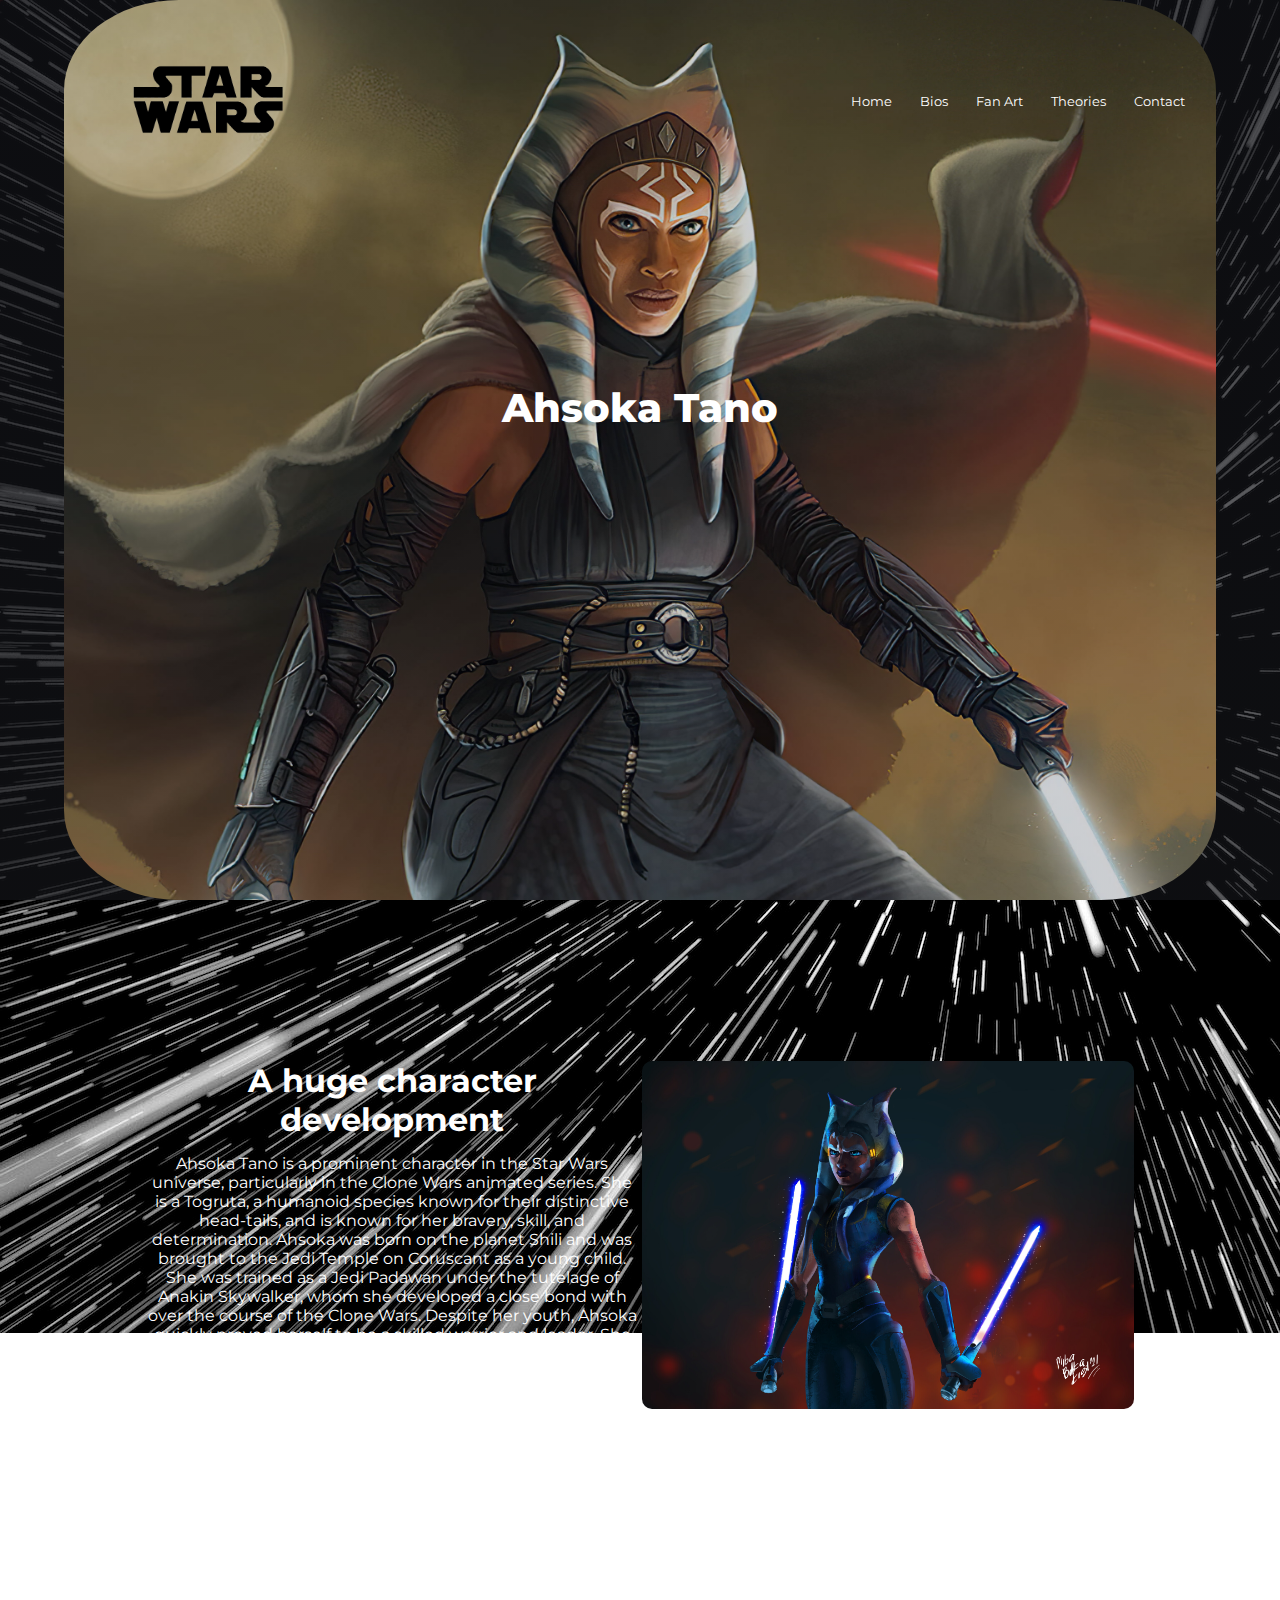
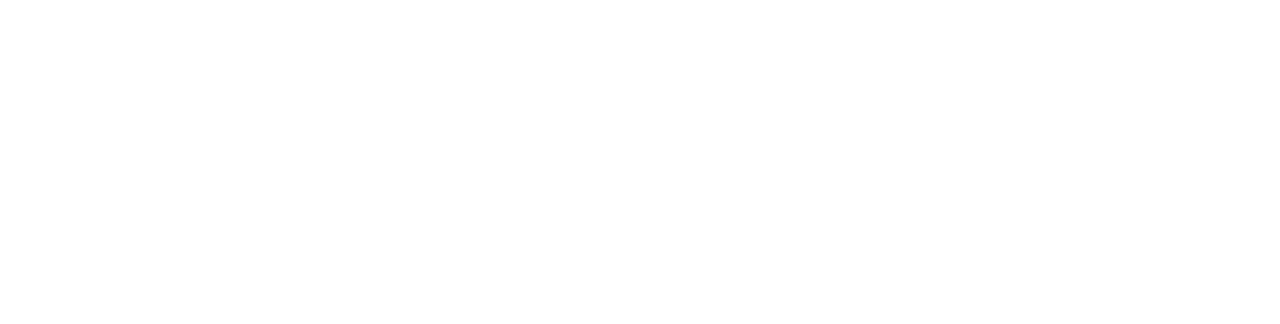
<file: ahsoka.html>
<!DOCTYPE html>
<html lang="en">
<head>
    <meta charset="UTF-8">
    <meta http-equiv="X-UA-Compatible" content="IE=edge">
    <meta name="viewport" content="width=device-width, initial-scale=1.0">
    <title>Ahsoka Tano Bio</title>
    <link rel="stylesheet" href="style.css">
    <link rel="preconnect" href="https://fonts.googleapis.com">
<link rel="preconnect" href="https://fonts.gstatic.com" crossorigin>
<link href="https://fonts.googleapis.com/css2?family=Montserrat:ital,wght@0,300;0,500;1,700&display=swap" rel="stylesheet"> <!--importing text from google-->
<link rel="stylesheet" href="https://cdnjs.cloudflare.com/ajax/libs/font-awesome/4.7.0/css/font-awesome.min.css"> <!--adding the link to icons(open and close menu)-->
</head>
<body>
  <div class="body-character">
  
    <section class="sub-header-ahsoka">
        <nav>
          <a href="index.html"><img id="logo-image" src="images/starwars-logo.png" alt="starwars logo"></a>
          <div class="nav-links" id="navLinks">
              <i class="fa fa-times" onclick="hideMenu()"></i>
              <ul>
                <li><a href="index.html">Home</a></li>
                <li><a href="#clone-wars">Bios</a></li>
                <li><a href="#fan-art">Fan Art</a></li>
                <li><a href="#theory">Theories</a></li>
                <li><a href="#footer">Contact</a></li>
              </ul>
          </div>
          <i class="fa fa-bars" onclick="showMenu()"></i>
        </nav>    
       <h1>Ahsoka Tano</h1>
    </section>

    <section class="character-bio">
      <div class="row">
        <div class="character-col">
          <h1>A huge character development</h1>
          <p>Ahsoka Tano is a prominent character in the Star Wars universe, particularly in the Clone Wars animated series. She is a Togruta, a humanoid species known for their distinctive head-tails, and is known for her bravery, skill, and determination.
Ahsoka was born on the planet Shili and was brought to the Jedi Temple on Coruscant as a young child. She was trained as a Jedi Padawan under the tutelage of Anakin Skywalker, whom she developed a close bond with over the course of the Clone Wars.
Despite her youth, Ahsoka quickly proved herself to be a skilled warrior and leader. She was often sent on dangerous missions and played a key role in many battles throughout the war. Ahsoka was also known for her ingenuity and creativity, often finding unconventional solutions to difficult problems.
Over the course of the Clone Wars, Ahsoka's loyalty to the Jedi was tested numerous times. She witnessed the corruption and bureaucracy of the Republic firsthand, and often struggled with the ethical dilemmas posed by her role as a warrior. Despite this, Ahsoka remained steadfast in her commitment to the Jedi Code and the protection of the innocent.
However, Ahsoka's loyalty was ultimately tested to the breaking point when she was falsely accused of a crime and expelled from the Jedi Order. This betrayal left Ahsoka disillusioned with the Jedi and struggling to find her place in the galaxy.
Ahsoka eventually found a new purpose as a member of the Rebel Alliance. She became a mentor and ally to the young rebel leader, Ezra Bridger, and played a pivotal role in the fight against the Empire. Ahsoka's experiences throughout her life taught her the importance of trust, empathy, and courage in the face of adversity.
Throughout her journey, Ahsoka remained true to her core values and beliefs, even in the face of overwhelming opposition. She is known for her fierce determination, unshakable moral compass, and unwavering commitment to justice. Ahsoka Tano is an inspiration to many, both in the Star Wars universe and in the real world.</p>
        </div>
        <div class="character-col">
          <img src="images/ahsoka-img.jpg" alt="Ahsoka">
        </div>


      </div>


    </section>


    
     

  






    <script> // javascript to open and close menu using the onclick event defined in the fa line
        let navLinks = document.getElementById('navLinks');
        function showMenu(){
          navLinks.style.right = '0';
        }
        function hideMenu(){
          navLinks.style.right = '-200px';
        }
  
  
      </script>
   </div>
</body>
</html>
</file>
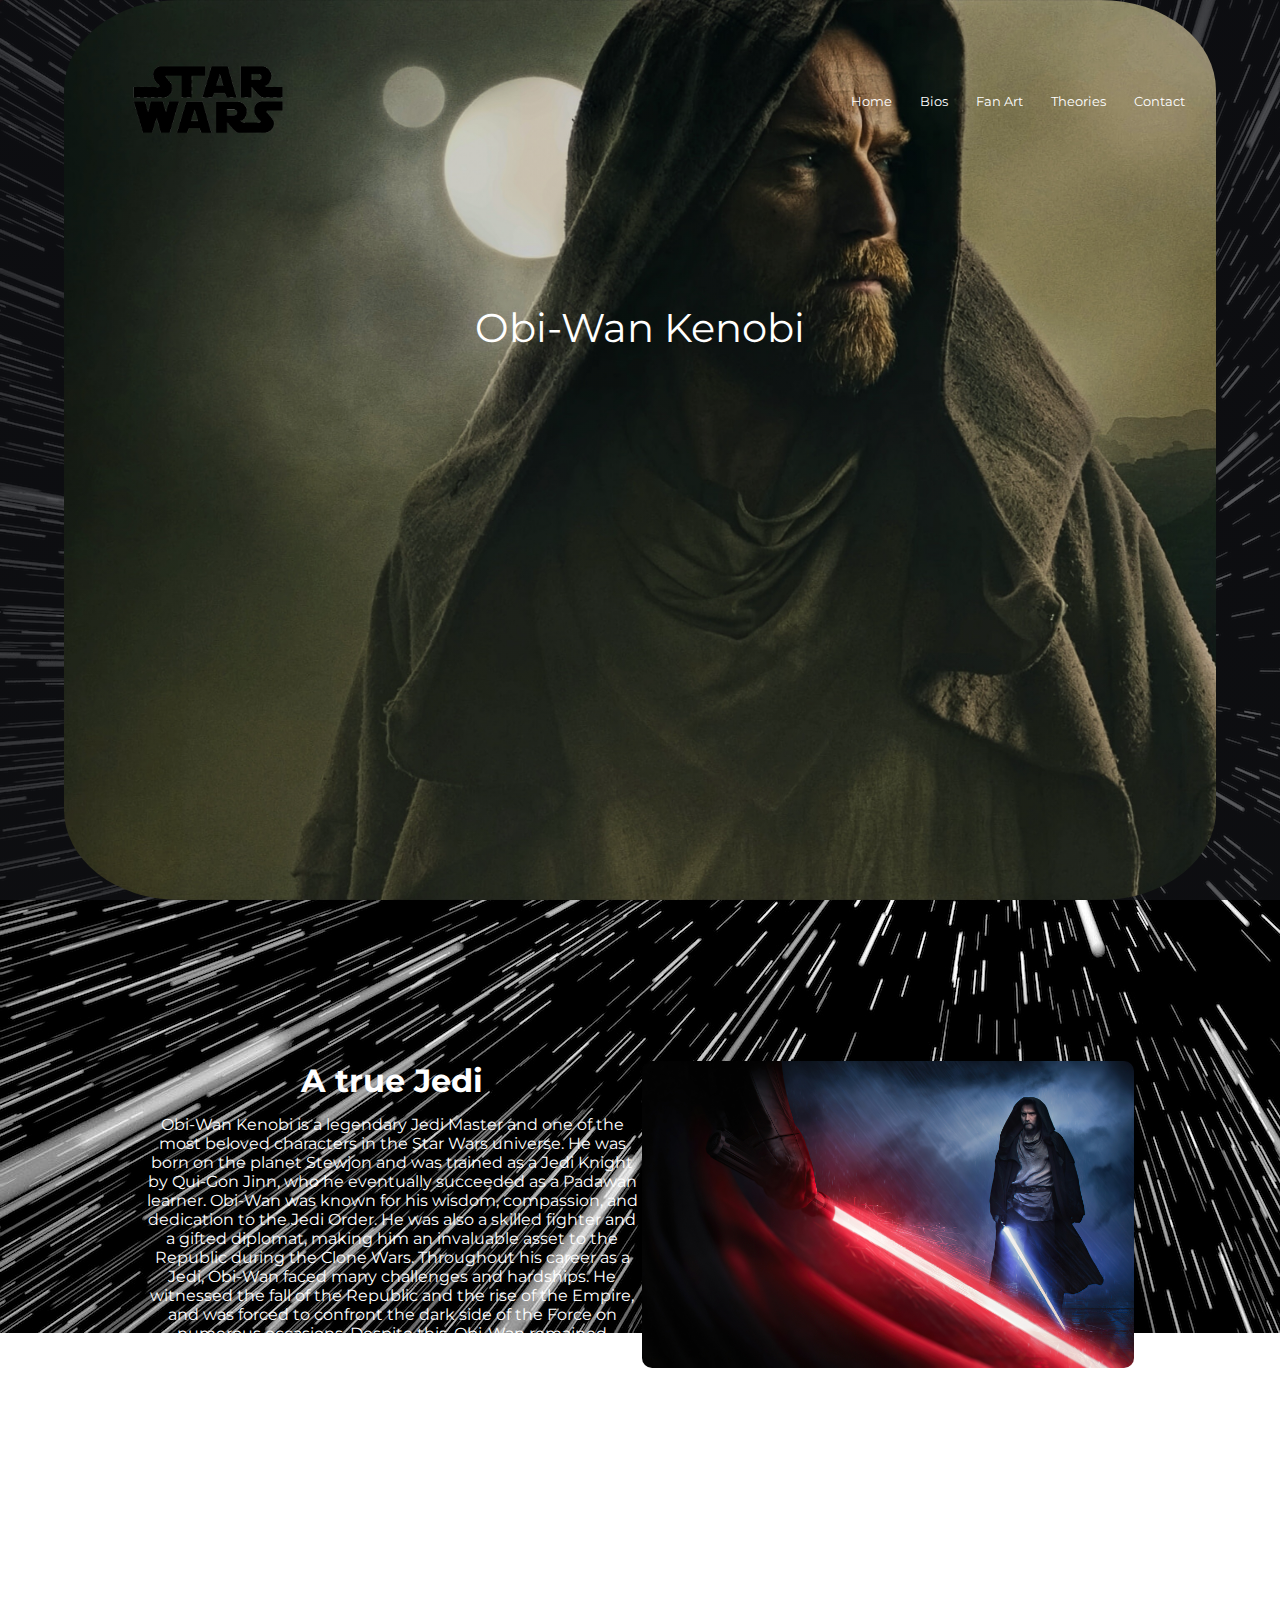
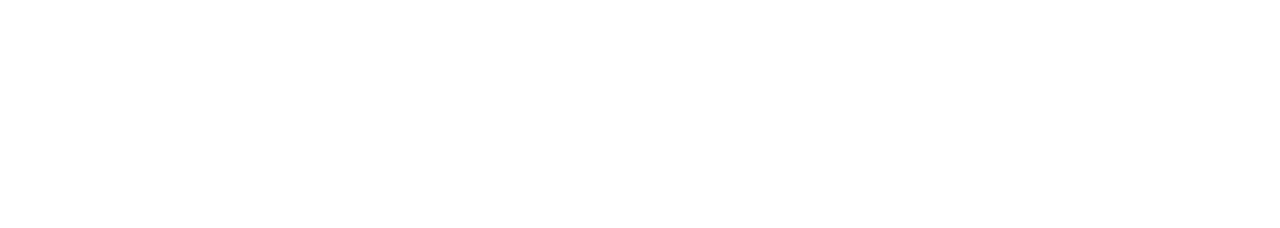
<file: kenobi.html>
<!DOCTYPE html>
<html lang="en">
<head>
    <meta charset="UTF-8">
    <meta http-equiv="X-UA-Compatible" content="IE=edge">
    <meta name="viewport" content="width=device-width, initial-scale=1.0">
    <title>Obi-Wan Kenobi Bio</title>
    <link rel="stylesheet" href="style.css">
    <link rel="preconnect" href="https://fonts.googleapis.com">
<link rel="preconnect" href="https://fonts.gstatic.com" crossorigin>
<link href="https://fonts.googleapis.com/css2?family=Montserrat:ital,wght@0,300;0,500;1,700&display=swap" rel="stylesheet"> <!--importing text from google-->
<link rel="stylesheet" href="https://cdnjs.cloudflare.com/ajax/libs/font-awesome/4.7.0/css/font-awesome.min.css"> <!--adding the link to icons(open and close menu)-->
</head>
<body>
  <div class="body-character">
  
    <section class="sub-header-kenobi">
        <nav>
          <a href="index.html"><img id="logo-image" src="images/starwars-logo.png" alt="starwars logo"></a>
          <div class="nav-links" id="navLinks">
              <i class="fa fa-times" onclick="hideMenu()"></i>
              <ul>
                <li><a href="index.html">Home</a></li>
                <li><a href="#clone-wars">Bios</a></li>
                <li><a href="#fan-art">Fan Art</a></li>
                <li><a href="#theory">Theories</a></li>
                <li><a href="#footer">Contact</a></li>
              </ul>
          </div>
          <i class="fa fa-bars" onclick="showMenu()"></i>
        </nav>    
       <h1>Obi-Wan Kenobi</h1>
    </section>

    <section class="character-bio">
      <div class="row">
        <div class="character-col">
          <h1>A true Jedi</h1>
          <p>Obi-Wan Kenobi is a legendary Jedi Master and one of the most beloved characters in the Star Wars universe. He was born on the planet Stewjon and was trained as a Jedi Knight by Qui-Gon Jinn, who he eventually succeeded as a Padawan learner.
Obi-Wan was known for his wisdom, compassion, and dedication to the Jedi Order. He was also a skilled fighter and a gifted diplomat, making him an invaluable asset to the Republic during the Clone Wars.
Throughout his career as a Jedi, Obi-Wan faced many challenges and hardships. He witnessed the fall of the Republic and the rise of the Empire, and was forced to confront the dark side of the Force on numerous occasions. Despite this, Obi-Wan remained steadfast in his commitment to the Jedi Code and the protection of the innocent.
One of Obi-Wan's most defining moments came when he was tasked with training a young Anakin Skywalker. Although their relationship was at times tumultuous, Obi-Wan remained a steadfast mentor and friend to Anakin throughout his journey to becoming a Jedi Knight.
Obi-Wan's loyalty to the Jedi Order was ultimately tested when he was forced to confront his former apprentice, who had fallen to the dark side and become Darth Vader. This confrontation resulted in one of the most iconic scenes in cinematic history, and ultimately led to Obi-Wan's self-imposed exile on the planet Tatooine.
During his years in exile, Obi-Wan continued to watch over Luke Skywalker, the son of his former friend and apprentice. He played a crucial role in Luke's journey to becoming a Jedi Knight, and sacrificed his life to ensure Luke's survival and the defeat of the Empire.
Throughout his life, Obi-Wan embodied the ideals of the Jedi Order. He was a symbol of hope, courage, and selflessness, and his legacy continues to inspire generations of fans around the world.</p>
        </div>
        <div class="character-col">
          <img src="images/kenobi-img.jpg" alt="Obi-Wan Kenobi">
        </div>


      </div>


    </section>


    
     

  






    <script> // javascript to open and close menu using the onclick event defined in the fa line
        let navLinks = document.getElementById('navLinks');
        function showMenu(){
          navLinks.style.right = '0';
        }
        function hideMenu(){
          navLinks.style.right = '-200px';
        }
  
  
      </script>
   </div>
</body>
</html>
</file>
<file: style.css>
*{
    margin: 0;
    padding: 0;
    font-family: 'Montserrat', sans-serif;
}

.body-home{
    background-image: linear-gradient(rgba(4, 9, 30, 0.7), rgba(4, 9, 30, 0.2)), url(images/background.jpg);
    background-repeat: no-repeat;
    background-attachment: fixed; 
    margin-top: 0px;
    height: 100%;
    z-index: -10;
    min-height: 100%;
}
/**/


.header{
    min-height: 100vh;
    background-image:linear-gradient(rgba(4, 9, 30, 0.7), rgba(4, 9, 30, 0.2)), url(images/background-stromtrooper.png);
    background-position: center;
    background-size: cover;  
    position: relative;
    margin-left: 5%;
    margin-right: 5%;
   
    border-radius: 10%;
}
#logo-image{
    width: 150px;
    
}
nav{
    display: flex;
    padding: 2% 6%;
    justify-content: space-between;
    align-items: center;
}
.nav-links{
    flex: 1;
    text-align: right;
    margin-right: -50px;
}
.nav-links ul li{
    list-style: none;
    display: inline-block;
    padding: 8px 12px;
    position: relative;
}
.nav-links ul li a{
    color: #fff;
    text-decoration: none;
    font-size: 13px;

}
.nav-links ul li::after{
    content: '';
    width: 0%;
    height: 2px;
    background: #f44336;
    display: block;
    margin: auto;
    transition: 0.5s;
}
.nav-links ul li:hover::after{
    width: 100%;
}
.text-box{
    width: 90%;
    color: #fff;
    position: absolute;
    top: 50%;
    left: 50%;
    transform: translate(-50%, -50%);
    text-align: center;
}

.text-box h1{
    font-size: 62px;
}
.text-box p{
    margin: 10px 0 40px;
    font-size: 14px;
    color: #fff;
}
/* changing the link text into a button format  */
.hero-btn{
    display: inline-block;
    text-decoration: none;
    color: #fff;
    border: 1px solid #fff;
    padding: 12px 34px;
    font-size: 13px;
    background: transparent;
    position: relative;
    cursor: pointer;
}
/* this will change the colour of the button when you hover over*/
.hero-btn:hover{
    border: 1px solid #f44336;
    background: #f44336;
    transition: 1s;
}
nav .fa{
    display: none;  /*hiding the menu icons, on both screens. Will show on small screens with code below*/
}
/* changing the format so that it works on a smaller screen*/
@media(max-width: 700px){
    .text-box h1{
        font-size: 20px;
    }
    .nav-links ul li{
        display: block;
    }
    /* below creates a tab that shows on a smaller screen but not on a bigger screen*/
    .nav-links{
        position: absolute;
        background: #f44336;
        border-radius: 2px;
        height: 100vh;
        width: 200px;
        top: 0;
        right: -300px; /*this line means that it is not shown on the screen at first*/
        text-align: left;
        z-index: 2;
        transition: 1s;
    }
    nav .fa{    /*showing menu icons on smaller screen*/
        display: block;
        color: #fff;
        margin: 10px;
        font-size: 22px;
        cursor: pointer;
    }
    .nav-links ul{
        padding: 30px;
    }
}


.row{
    margin-top: 5%;
    display: flex;
    justify-content: center;

}

@media (max-width: 700px) {    /*this allows the row to turn into columns for the different tags on a smaller screen*/
    .row{
        flex-direction: column;
        
    }
}
.clone-wars{
    padding-top: 100px;
    width: 80%;
    margin: auto;
    text-align: center;
    color: #fff;
    font-size: 30px;
    font-weight: 100;

}

/*positioning the clone wars images and designing them when you hover with a mouse*/
.clone-wars-col{
    flex-basis: 32%;
    border-radius: 10px;
    margin-bottom: 30px;
    position: relative;
    overflow: hidden;
    cursor: default;

}
.clone-wars-text{
    display: inline-block;
    text-decoration: none;
    border: 0;
    padding: 12px 34px;
    font-size: 20px;
    background: transparent;
    position: relative;
    overflow: hidden;
    width: 30%;
    border-radius: 10px;
    cursor: default;
   
}
.clone-wars-text:hover{
    background-image: linear-gradient(rgba(43, 19, 19, 0.5),rgba(29, 13, 13, 0.5)), url(images/cl-img.jpg);

}

.clone-wars-col img{
    width: 100%;
    display: flex;
    cursor: pointer;
}
.clone-wars-col h3{
    padding-left: 100px;
    padding-top: 200px;
    padding-right: 100px;
    cursor: pointer;
}

.layer-anakin{
    background: transparent;
    height: 100%;
    width: 100%;
    position: absolute;
    top: 0;
    left: 0;
    transition: 1s;
}
.layer-anakin:hover{
    background: rgba(226, 0, 0, 0.7);
}
.layer-ahsoka{
    background: transparent;
    height: 100%;
    width: 100%;
    position: absolute;
    top: 0;
    left: 0;
    transition: 1s;
}
.layer-ahsoka:hover{
    background: rgba(47, 249, 36, 0.7);
}
.layer-obiwan{
    background: transparent;
    height: 100%;
    width: 100%;
    position: absolute;
    top: 0;
    left: 0;
    transition: 1s;
}
.layer-obiwan:hover{
    background: rgba(46, 103, 248, 0.7);
}
.clone-wars-col h3{
    width: 100%;
    font-weight: 500;
    color: #fff;
    font-size: 22px;
    bottom: 0;
    left: 50%;
    transform: translate(-50%);
    position: absolute;
    opacity: 0;
    transition: 0.5s;
}
.clone-wars-col:hover h3{
    bottom: 49%;
    opacity: 1;
}




/*Anakin page*/
.body-character{
    background-image: linear-gradient(rgba(18, 19, 24, 0.7), rgba(19, 20, 24, 0.7)), url(images/background.jpg);
    background-repeat: no-repeat;
    background-attachment: fixed;
    margin-top: 0px;
}


.sub-header-anakin {
    min-height: 100vh;
    background-image:linear-gradient(rgba(4, 9, 30, 0.2), rgba(4, 9, 30, 0.2)), url(images/anakin-real.jpg);
    background-position: center;
    background-size: cover;  
    position: relative;
    margin-left: 5%;
    margin-right: 5%;
   
    border-radius: 10%;
}
.sub-header-anakin h1{  
    margin-top:  0px;
    font-size: 40px;
    color: white;
    text-align: center;
    padding-top: 50px;
    padding-bottom: 50px;
    margin-top: 50px;
    transition: 1.5s;
    cursor: default;
    font-weight: 300;
}
.sub-header-anakin h1:hover{
    color: red;
}

.character-bio{
    width: 80%;
    margin: auto;
    padding-top: 80px;
    padding-bottom: 50px;
}
.character-col{
    flex-basis: 48%;
    padding: 30px 2px;
}
.character-col img{
    border-radius: 10px;
    border: 0;
    width: 100%;
    margin: auto;
}
.character-col h1{
    padding-top: 0;
    color: white;
    text-align: center;
}
.character-col p{
    padding: 15px 0 25px;
    color: white;
    text-align: center;
    font-weight: 400;
}

.sub-header-ahsoka {
    min-height: 100vh;
    background-image:linear-gradient(rgba(4, 9, 30, 0.2), rgba(4, 9, 30, 0.2)), url(images/ahsoka.real.jpg);
    background-position: center;
    background-size: cover;  
    position: relative;
    margin-left: 5%;
    margin-right: 5%;
    border-radius: 10%;
}
.sub-header-ahsoka h1{  
    margin-top:  0px;
    font-size: 40px;
    color: white;
    text-align: center;
    padding-top: 100px;
    padding-bottom: 50px;
    margin-top: 80px;
    transition: 1.5s;
    cursor: default;
    font-weight: 800;
}
.sub-header-ahsoka h1:hover{
    color: rgba(47, 249, 36, 0.7);
}



.sub-header-kenobi {
    min-height: 100vh;
    background-image:linear-gradient(rgba(4, 9, 30, 0.2), rgba(4, 9, 30, 0.2)), url(images/kenobi-real.jpg);
    background-position: center;
    background-size: cover;  
    position: relative;
    margin-left: 5%;
    margin-right: 5%;
   
    border-radius: 10%;
}
.sub-header-kenobi h1{  
    margin-top:  0px;
    font-size: 40px;
    color: white;
    text-align: center;
    padding-top: 50px;
    padding-bottom: 50px;
    margin-top: 50px;
    transition: 1.5s;
    cursor: default;
    font-weight: 400;
}
.sub-header-kenobi h1:hover{
    color: rgba(46, 103, 248, 0.7);
}

.fan-art {
    margin-top: 80px;
    margin-bottom: 200px;

    background-position: center;
    background-size: cover;  
    position: relative;
    margin-left: 5%;
    margin-right: 5%;
    border-radius: 5%;

}

.fan-art h1{
    display: flex;
    justify-content: center;
    text-align: center;
   padding-top: 50px;
   font-size: 62px;
   color: #fff;
}




/*slider*/
.slider-body{
    max-height: 30vh;
    position: relative;
    margin-left: 5%;
    margin-right: 5%;
    border-radius: 5%;
    display: flex;
    align-items: center;

  }
  .wrapper{
    display: flex;
    max-width: 1200px;
    position: relative;
  }
  .wrapper i{
    top: 50%;
    height: 44px;
    width: 44px;
    color: #343F4F;
    cursor: pointer;
    font-size: 1.15rem;
    position: absolute;
    text-align: center;
    line-height: 44px;
    background: #fff;
    border-radius: 50%;
    transform: translateY(-50%);
    transition: transform 0.1s linear;
  }
  .wrapper i:active{
    transform: translateY(-50%) scale(0.9);
  }
  .wrapper i:hover{
    background: #f2f2f2;
  }
  .wrapper i:first-child{
    left: -22px;
    display: none;
  }
  .wrapper i:last-child{
    right: -22px;
  }
  .wrapper .carousel{
    font-size: 0px;
    cursor: pointer;
    overflow: hidden;
    white-space: nowrap;
    scroll-behavior: smooth;
  }
  .carousel.dragging{
    cursor: grab;
    scroll-behavior: auto;
  }
  .carousel.dragging img{
    pointer-events: none;
  }
  .carousel img{
    border-radius: 5px;
    height: 340px;
    object-fit: cover;
    user-select: none;
    margin-left: 14px;
    width: calc(100% / 3);
  }
  .carousel img:first-child{
    margin-left: 0px;
  }
  
  @media screen and (max-width: 900px) {
    .carousel img{
      width: calc(100% / 2);
    }
  }
  
  @media screen and (max-width: 550px) {
    .carousel img{
      width: 100%;
    }
  }

  .theory{
    
    background-image:linear-gradient(rgba(24, 24, 24, 0.8), rgba(24, 24, 24, 0.8)), url(images/Star-Destroyer.webp);
    background-position: center;
    background-size: cover;  
    position: relative;
    margin-left: 5%;
    margin-right: 5%;
    border-radius: 10px;
    padding-bottom: 100px;
    
}
.theory-title{
    display: flex;
    padding-top: 80px;
    justify-content: center;
    color: #fff;
    font-size: 30px;
}
.theory-col{
    margin-left: 7%;
    margin-right: 7%;
    margin-top: 40px;
    color: #fff;
    font-size: 14px;
    font-weight: 200;
}
.theory-col h1{
    display: flex;
    justify-content: center;
}


.footer{
    display: flex;
    background-color: #1d1d1d;
    border-radius: 5px;
    justify-content: center;
    margin-left: 5%;
    margin-right: 5%;
    margin-top: 40px;
    
}
.footer h3{
    margin: 20px;
    color: #fff;
    font-weight: 100;
}
</file>
